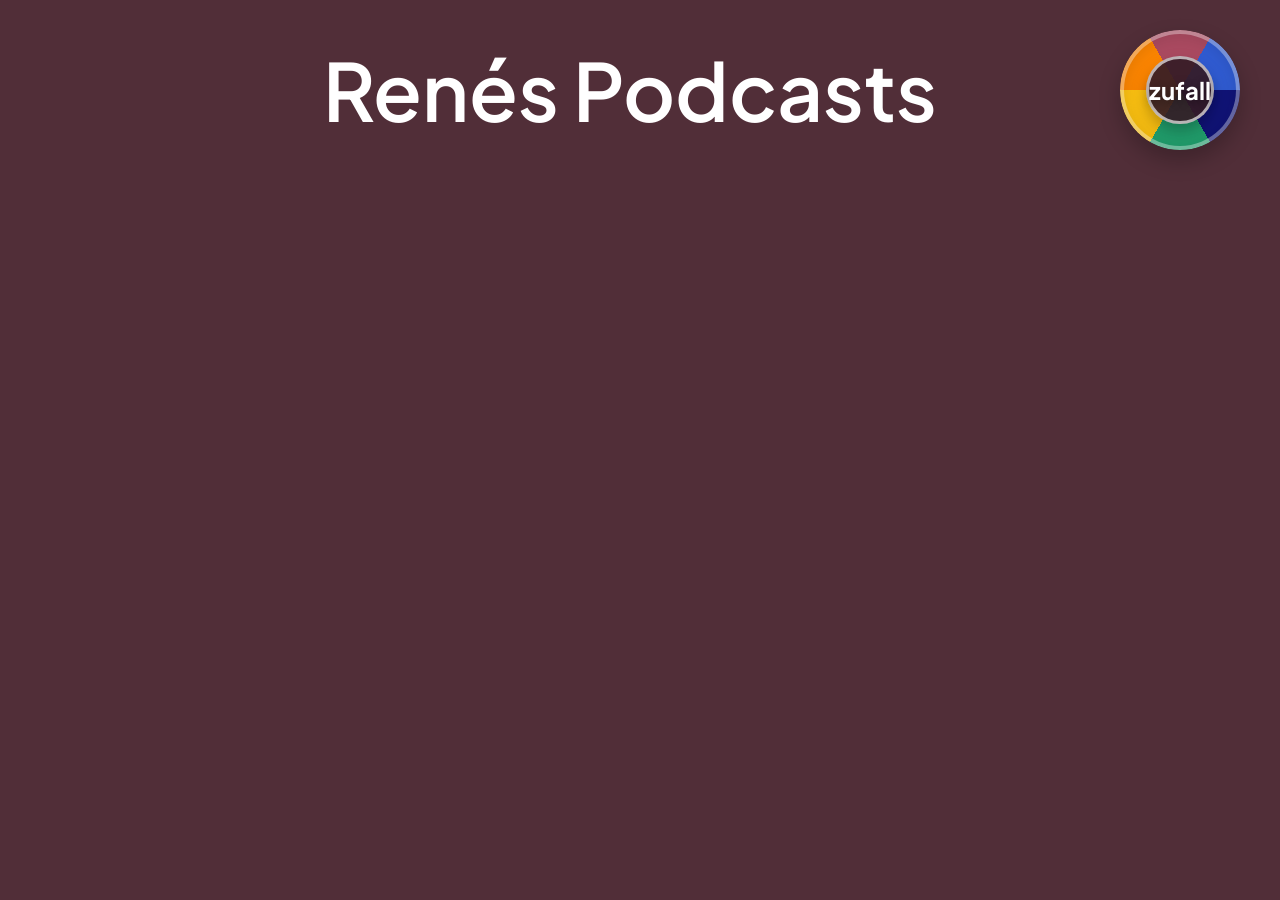
<file: index.html>
﻿<!DOCTYPE html>
<html lang="de">
<head>
  <meta charset="UTF-8">
  <meta http-equiv="refresh" content="0; url=./app/">
  <title>selected-podcasts</title>
</head>
<body>
  <p>Weiterleitung zur <a href="./app/">App</a> … Die JSON-API liegt unter <a href="./api/latest.json">/api</a>.</p>
</body>
</html>
</file>
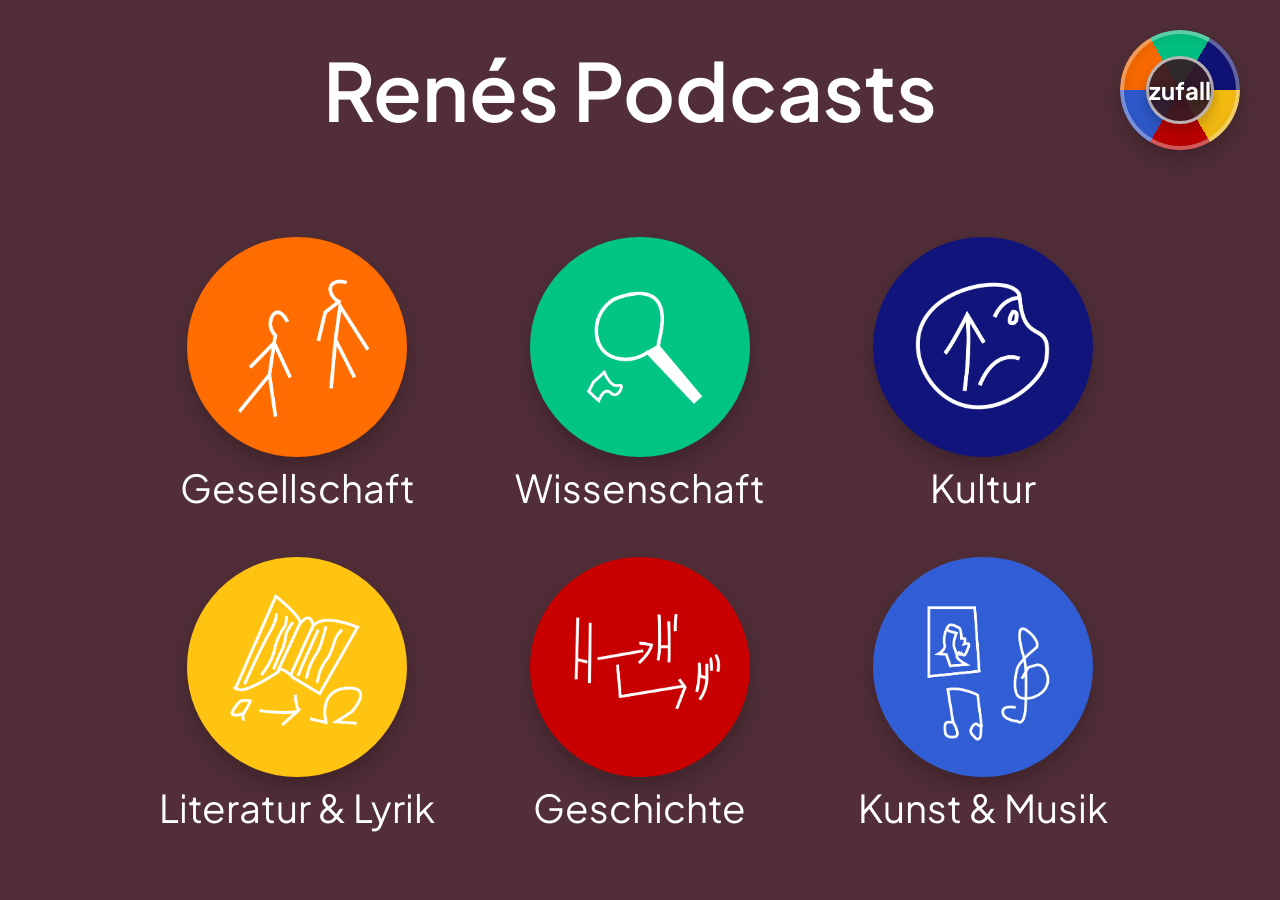
<file: app/index.html>
﻿<!DOCTYPE html>
<html lang="de">
<head>
    <meta charset="UTF-8">
    <meta name="viewport" content="width=device-width, initial-scale=1.0">
    <title>Renés Podcasts</title>
    <link rel="stylesheet" href="app.css">
</head>
<body>

    <header class="main-header">
        <div class="logo-placeholder">now and then</div>
        <h1>Renés Podcasts</h1>
        <button id="btn-random" class="circle-btn random-btn" type="button">
            <span class="random-btn-label">zufall</span>
        </button>
    </header>

    <main class="category-selection">
        <!-- Themen-Buttons werden aus config/topics.json + API erzeugt -->
        <div id="category-grid" class="category-grid"></div>
    </main>

    <section id="episode-section" class="episode-section hidden" aria-label="Episoden">
        <div class="section-content">
            <button id="btn-back" class="circle-btn back-btn" aria-label="Zurueck zur Themenauswahl">zurück</button>
            <div id="episode-list" class="episode-list">
            </div>
        </div>
    </section>

    <!--
      DESIGN-TEMPLATE: Aufbau einer Episoden-Karte.
      Ohne Code-Kenntnisse anpassbar: Texte/Reihenfolge frei aendern.
      Platzhalter NICHT loeschen: data-field="title|meta|summary|image|link" und die Buttons.
    -->
    <template id="episode-card-template">
        <article class="episode-card">
            <div class="card-main">
                <button class="circle-btn play-stop-btn" type="button">
                    <svg class="btn-icon" xmlns="http://www.w3.org/2000/svg" viewBox="0 0 100 100" width="100%" height="100%">
                        <polygon class="play-icon" points="34,20 76,50 34,80" fill="currentColor" />
                        <rect class="stop-icon hidden" x="28" y="28" width="44" height="44" rx="3" fill="currentColor" />
                    </svg>
                </button>
                <div class="episode-info">
                    <h3 class="episode-title" data-field="title"></h3>
                    <p class="episode-meta" data-field="meta"></p>
                </div>
                <div class="episode-duration-badge" data-field="duration"></div>
            </div>
            <div class="progress-container hidden">
                <div class="progress-bar-wrapper">
                    <div class="progress-bar">
                        <div class="progress-fill"></div>
                    </div>
                </div>
                <div class="time-display">
                    <span class="current-time">0:00</span>  <span class="total-time">0:00</span>
                </div>
            </div>
            <div class="episode-detail">
                <img class="episode-image" data-field="image" alt="">
                <p class="episode-summary" data-field="summary"></p>
                <a class="source-link" data-field="link" target="_blank" rel="noopener">Zur Originalseite</a>
            </div>
        </article>
    </template>

    <!-- Themen-Button-Template (Reihenfolge/Markup frei anpassbar) -->
    <template id="category-item-template">
        <div class="category-item">
            <button class="circle-btn cat-btn" type="button">
                <img src="" alt="" class="cat-icon" data-field="icon">
            </button>
            <span class="category-label" data-field="label"></span>
        </div>
    </template>

    <audio id="global-player" preload="none"></audio>

    <script src="app.js"></script>
</body>
</html>
</file>
<file: app/app.css>
@import url('https://fonts.googleapis.com/css2?family=Plus+Jakarta+Sans:wght@400;600;700&display=swap');

/* Wendet die Schrift auf wirklich ALLE Elemente an (auch Buttons, Inputs & Headings) */
*, *::before, *::after {
    font-family: 'Plus Jakarta Sans', sans-serif !important;
}

* {
    box-sizing: border-box;
    margin: 0;
    padding: 0;
}

html {
    scroll-behavior: smooth;
}

body {
    background-color: #512e38;
    color: #ffffff;
    overflow-x: hidden;
}

/* Header-Bereich */
.main-header {
    display: flex;
    justify-content: space-between;
    align-items: center;
    padding: 40px;
    position: relative;
    height: 20vh;
}

.logo-placeholder {
    width: 100px;
    height: 100px;
    background: white;
    color: #333;
    border-radius: 50%;
    display: flex;
    align-items: center;
    justify-content: center;
    text-align: center;
    font-weight: bold;
    font-size: 1.2rem;
    visibility: hidden;
}

h1 {
  font-size: 5rem;
  font-weight: normal;
  line-height: 1;

}

/* Große Buttons */
.circle-btn {
    border: none;
    border-radius: 50%;
    cursor: pointer;
    transition: transform 0.2s ease;
}

.circle-btn:active {
    transform: scale(0.95);
}

.random-btn {
    position: relative;
    overflow: hidden;
    isolation: isolate;
    width: 120px;
    height: 120px;
    background: transparent;
    color: #ffffff;
    font-size: 1.5rem;
    font-weight: bold;
}

.random-btn::before {
    content: "";
    position: absolute;
    inset: 0;
    border-radius: 50%;
    background: conic-gradient(
        from -90deg,
        var(--wheel-gradient, #ff8702 0 16.66%, #ad4b62 16.66% 33.33%, #315dd5 33.33% 50%, #11147a 50% 66.66%, #22a470 66.66% 83.33%, #ffc412 83.33% 100%)
    );
    box-shadow: inset 0 0 0 4px rgba(255, 255, 255, 0.35), inset 0 0 28px rgba(0, 0, 0, 0.18);
    z-index: 0;
}

.random-btn::after {
    content: "";
    position: absolute;
    inset: 22%;
    border-radius: 50%;
    background: rgba(53, 28, 37, 0.92);
    border: 3px solid rgba(255, 255, 255, 0.65);
    box-shadow: 0 8px 16px rgba(0, 0, 0, 0.28);
    z-index: 1;
}

.random-btn-label {
    position: relative;
    z-index: 2;
    display: inline-flex;
    align-items: center;
    justify-content: center;
    width: 100%;
    height: 100%;
    padding: 0.6em;
    text-align: center;
    line-height: 1;
    text-shadow: 0 2px 10px rgba(0, 0, 0, 0.38);
}

.random-btn.is-spinning::before,
.random-btn.spin-burst::before {
    will-change: transform;
}

.random-btn.is-spinning::before {
    animation: random-wheel-spin 2.8s linear infinite;
}

.random-btn.spin-burst::before {
    animation: random-wheel-burst 900ms cubic-bezier(0.2, 0.9, 0.25, 1);
}

@keyframes random-wheel-spin {
    from { transform: rotate(0deg); }
    to { transform: rotate(360deg); }
}

@keyframes random-wheel-burst {
    from { transform: rotate(0deg); }
    to { transform: rotate(540deg); }
}

/* Kategorien Grid */
.category-selection {
    height: 80vh;
    display: flex;
    align-items: center;
    justify-content: center;
}

.category-grid {
    display: grid;
    grid-template-columns: repeat(3, minmax(220px, 1fr));
    gap: 34px 28px;
    width: min(100%, 1200px);
    padding: 0 50px;
    justify-items: center;
    align-items: start;
}

.category-item {
    display: flex;
    flex-direction: column;
    align-items: center;
    gap: 20px;
    width: 100%;
}

.category-label {
    font-size: 2.8rem;
    min-height: 60px;
}

.cat-btn {
    width: 220px;
    height: 220px;
    box-shadow: 0 10px 20px rgba(0,0,0,0.15);
    margin-bottom: -14px;
}

/* Episoden-Bereich unten */
.episode-section {
    min-height: 100vh;
    width: 100vw;
    display: flex;
    flex-direction: column;
    justify-content: center;
    align-items: center;
    padding: 60px 40px;
    transition: background-color 0.5s ease;
}

.hidden {
    display: none !important;
}

.section-content {
    width: 100%;
    max-width: 1000px;
}

/* Episoden-Kacheln/Zeilen */
.episode-list {
    display: flex;
    flex-direction: column;
    gap: 40px;
}

.episode-card {
    background: rgba(255, 255, 255, 0.15);
    border-radius: 20px;
    padding: 30px;
    display: flex;
    justify-content: space-between;
    align-items: center;
    gap: 30px;
    border: 2px solid rgba(255, 255, 255, 0.2);
}

/* Fokus-Zustand: Wenn ein anderer Player läuft, wird diese Karte halbtransparent */
.episode-card.disabled {
    opacity: 0.2;
    pointer-events: none; /* Verhindert Klicks komplett */
}

.episode-info {
    flex: 1;
}

.episode-title {
    font-size: 2.5rem;
    margin-bottom: 10px;
    font-weight: normal;
}

.episode-meta {
    font-size: 1.5rem;
    opacity: 0.9;
}

/* Große, einfach zu bedienende Steuerelemente */
.controls {
    display: flex;
    flex-direction: column;
    gap: 15px;
    align-items: flex-end;
}

/* .play-stop-btn wird unten als runder Button definiert */

.source-link {
    color: #ffffff;
    font-size: 1.2rem;
    text-decoration: underline;
    opacity: 0.8;
    background-color: rgba(0, 0, 0, 0.2);
    border-radius: 6px;
    padding: 6px 12px;
    margin-top: 30px;
    display: inline-block;
}

.source-link:hover {
    opacity: 1;
    background-color: #000000;
}

/* === Progress Bar (Custom) === */
.progress-container {
    margin-top: 20px;
    margin-bottom: 16px;
}

.progress-container.hidden {
    display: none;
}

.progress-bar-wrapper {
    margin-bottom: 12px;
}

.progress-bar {
    width: 100%;
    height: 12px;
    background: rgba(255, 255, 255, 0.25);
    border-radius: 6px;
    overflow: hidden;
    cursor: pointer;
    border: 2px solid rgba(255, 255, 255, 0.4);
    box-shadow: inset 0 2px 4px rgba(0, 0, 0, 0.15);
}

.progress-fill {
    height: 100%;
    background: rgba(255, 255, 255, 0.9);
    border-radius: 4px;
    width: 0%;
    transition: width 0.1s linear;
    box-shadow: 0 0 6px rgba(255, 255, 255, 0.6);
}

.time-display {
    display: flex;
    justify-content: space-between;
    font-size: 1.1rem;
    color: rgba(255, 255, 255, 0.9);
    font-weight: bold;
}

.current-time, .total-time {
    min-width: 50px;
}

/* === Barrierefreiheit & neue Interaktionen === */

/* Zurueck-Button: gross, rund, oben links im Detailbereich */
.back-btn {
    width: 120px;
    height: 120px;
    background-color: #512e38;
    color: #ffffff;
    font-size: 1.4rem;
    font-weight: bold;
    margin-bottom: 40px;
    box-shadow: 0 8px 18px rgba(0,0,0,0.25);
}

/* Karte: Hauptzeile + ausklappbarer Detailbereich */
.card-main {
    display: flex;
    justify-content: flex-start;
    align-items: center;
    gap: 30px;
    width: 100%;
}
.episode-card { flex-direction: column; align-items: stretch; cursor: pointer; background: rgba(0,0,0,0.28); }
.episode-detail { display: none; margin-top: 24px; }
.episode-card.expanded .episode-detail { display: block; }
.episode-image { width: 100%; max-width: 420px; border-radius: 16px; display: block; margin-bottom: 20px; }
.episode-summary { font-size: 1.9rem; line-height: 1.5; color: #fff; }
.episode-info { flex: 1; min-width: 0; }
.episode-duration-badge { background-color: #7cd1e8; color: #222; padding: 12px 24px; border-radius: 8px; font-size: 1.9rem; font-weight: bold; text-align: center; white-space: nowrap; flex-shrink: 0; }

/* Hohe Kontraste */
.episode-title { color: #fff; }
.episode-meta { opacity: 1; color: #fff; }
.source-link { opacity: 1; color: #fff; }
.empty-note { font-size: 2rem; text-align: center; color: #fff; }

/* Play/Stop gross und rund wie die Themen-Buttons */
.play-stop-btn {
    width: 160px;
    height: 160px;
    min-width: 160px;
    padding: 0;
    border-radius: 50%;
    font-size: 1.9rem;
    flex-shrink: 0;
    background-color: #ffffff;
    color: #222;
    display: flex;
    align-items: center;
    justify-content: center;
}

.btn-icon {
    width: 78%;
    height: 78%;
}

.play-icon,
.stop-icon {
    transition: color 0.2s ease;
}
.cat-btn:focus-visible, .random-btn:focus-visible, .play-stop-btn:focus-visible, .back-btn:focus-visible, .source-link:focus-visible {
    outline: 5px solid #ffe600;
    outline-offset: 4px;
}
/* --- Deutlicheres visuelles Feedback (Hover/Active/Focus) --- */
.circle-btn {
    transition: transform 0.16s ease, box-shadow 0.16s ease, filter 0.16s ease;
}

/* Basis-Schatten für alle runden Buttons (inkl. Zufall) */
.cat-btn,
.random-btn,
.back-btn,
.play-stop-btn {
    box-shadow: 0 10px 22px rgba(0, 0, 0, 0.24);
}

/* Hover nur auf Geraeten mit echter Hover-Unterstuetzung */
@media (hover: hover) {
    .circle-btn:hover {
        transform: translateY(-3px) scale(1.03);
        box-shadow: 0 16px 30px rgba(0, 0, 0, 0.42);
        filter: saturate(1.06);
    }

    .episode-card:hover {
        border-color: rgba(255, 255, 255, 0.62);
        box-shadow: 0 12px 28px rgba(0, 0, 0, 0.34);
    }

    .random-btn:hover::before,
    .random-btn:focus-visible::before {
        animation: random-wheel-spin 2.8s linear infinite;
    }
}

/* Klick deutlich sichtbar (wichtig bei motorischer Unsicherheit) */
.circle-btn:active {
    transform: scale(0.99);
    box-shadow: inset 0 4px 10px rgba(0, 0, 0, 0.35), 0 4px 12px rgba(0, 0, 0, 0.28);
}

.play-stop-btn.playing {
    background-color: #ff3333;
    color: #ffffff;
    box-shadow: 0 12px 24px rgba(0, 0, 0, 0.25), 0 0 0 4px rgba(255, 255, 255, 0.22);
}

.source-link:hover,
.source-link:focus-visible {
    text-decoration-thickness: 3px;
}

/* --- Responsive Kategorie-Anordnung: 3x2 bzw. 2 Spalten statt abgeschnitten --- */
@media (max-width: 1200px) {
    .category-selection {
        height: auto;
        min-height: 70vh;
        padding: 20px 0 40px;
    }

    .category-grid {
        display: grid;
        grid-template-columns: repeat(3, minmax(220px, 1fr));
        gap: 34px 22px;
        width: min(92vw, 1100px);
        padding: 0;
        justify-items: center;
        align-items: start;
    }

    .category-item {
        width: 100%;
    }

    .category-label {
        font-size: clamp(2rem, 4.6vw, 2.8rem);
        min-height: 44px;
        text-align: center;
    }

    .cat-btn {
        width: clamp(160px, 29vw, 220px);
        height: clamp(160px, 29vw, 220px);
    }
}

@media (max-width: 760px) {
    .main-header {
        padding: 22px 18px;
        gap: 12px;
        height: auto;
    }

    h1 {
        font-size: clamp(2rem, 7.2vw, 3rem);
    }

    .logo-placeholder,
    .random-btn {
        width: 92px;
        height: 92px;
        font-size: 1.15rem;
    }

    .category-grid {
        grid-template-columns: repeat(3, minmax(130px, 1fr));
        gap: 26px 12px;
        width: min(96vw, 520px);
    }

    .cat-btn {
        width: clamp(126px, 36vw, 180px);
        height: clamp(126px, 36vw, 180px);
    }
}

/* --- Mobile Fix fuer Detailbereich: kein abgeschnittener STOPP-Button --- */
.episode-title {
    overflow-wrap: anywhere;
    hyphens: auto;
}

@media (max-width: 900px) {
    .episode-section {
        padding: 28px 12px 36px;
    }

    .section-content {
        max-width: 100%;
    }

    .episode-list {
        gap: 24px;
    }

    .episode-card {
        padding: 20px 14px;
        overflow: hidden;
    }

    .card-main {
        flex-direction: column;
        align-items: stretch;
        gap: 16px;
    }
    .episode-duration-badge {
        align-self: flex-end;
        margin-bottom: 12px;
    }

    .episode-title {
        font-size: clamp(2rem, 7.4vw, 2.8rem);
        line-height: 1.15;
    }

    .episode-meta {
        font-size: clamp(1.3rem, 4.7vw, 1.7rem);
    }

    .play-stop-btn {
        align-self: center;
        width: 132px;
        height: 132px;
        min-width: 132px;
        font-size: 1.6rem;
    }
}

@media (max-width: 520px) {
    .back-btn {
        width: 96px;
        height: 96px;
        font-size: 1.2rem;
        margin-bottom: 24px;
    }

    .episode-summary {
        font-size: 1.25rem;
    }

    /* Bei sehr kleinen Screens: Header als Spalte mit zentrierten Buttons */

    .main-header {
        flex-direction: column;
        gap: 24px;
        padding: 20px;
        justify-content: center;
    }

    h1 {
        order: 2;  /* h1 in die Mitte */
        font-size: clamp(2rem, 7vw, 2.8rem);
    }

    .logo-placeholder,
    .random-btn {
        width: clamp(126px, 36vw, 180px);
        height: clamp(126px, 36vw, 180px);
        font-size: 2.0rem;
        font-weight: initial;
    }

    .logo-placeholder {
        order: 1;  /* Logo oben */
        display: none; /*ausblenden, da es sonst zu viel Platz wegnimmt und die Buttons zu klein werden */
    }

    .random-btn {
        order: 3;  /* Zufall unten */
    }
}
/* .episode-duration entfernt - wird jetzt als .episode-duration-badge als Badge angezeigt */

/* --- Struktur im Summary-Text --- */
.episode-summary p { margin-bottom: 0.8em; }
.episode-summary p:last-child { margin-bottom: 0; }
.episode-summary ul,
.episode-summary ol { padding-left: 1.6em; margin-bottom: 0.8em; }
.episode-summary li { margin-bottom: 0.3em; }
.episode-summary a { color: #fff; text-decoration: underline; text-underline-offset: 3px; }
.episode-summary a:hover { opacity: 0.85; }
.episode-summary strong,
.episode-summary b { font-weight: 700; }
.episode-summary em,
.episode-summary i { font-style: italic; }

/* --- Icons auf den Themen-Buttons --- */
.cat-btn {
    display: flex;
    align-items: center;
    justify-content: center;
    padding: 0;
}

.cat-icon {
    width: 80%;
    height: 80%;
    object-fit: contain;
    pointer-events: none;
}

/* === Kategorien Grid (Dynamisch & Responsive) === */
.category-selection {
    min-height: 80vh;
    display: flex;
    align-items: center;
    justify-content: center;
    padding: 40px 20px;
}

.category-grid {
    display: grid;
    /* Standard für große Bildschirme (Desktop): 3 Spalten */
    grid-template-columns: repeat(3, minmax(200px, 1fr));
    gap: 34px 28px;
    width: min(100%, 1100px);
    justify-items: center;
    align-items: start;
}

/* Mittlere Bildschirme / Tablets (unter 900px): 2 Spalten */
@media (max-width: 900px) {
    .category-grid {
        grid-template-columns: repeat(2, minmax(180px, 1fr));
        gap: 28px 20px;
        width: min(100%, 600px);
    }
}

/* Kleine Bildschirme / Smartphones (unter 520px): 1 Spalte */
@media (max-width: 520px) {
    .category-grid {
        grid-template-columns: 1fr;
        gap: 24px;
        width: 100%;
    }
    
    .cat-btn {
        width: 160px;
        height: 160px;
    }

}
h1, .site-title, .title {
    font-weight: 600 !important;
}
/* Schrift nur minimalst anpassen (ausgehend von 2.8rem) */
.category-card p,
.category-grid p,
.category-grid span,
.cat-btn-title {
    font-size: 2.4rem !important; 
}
</file>
